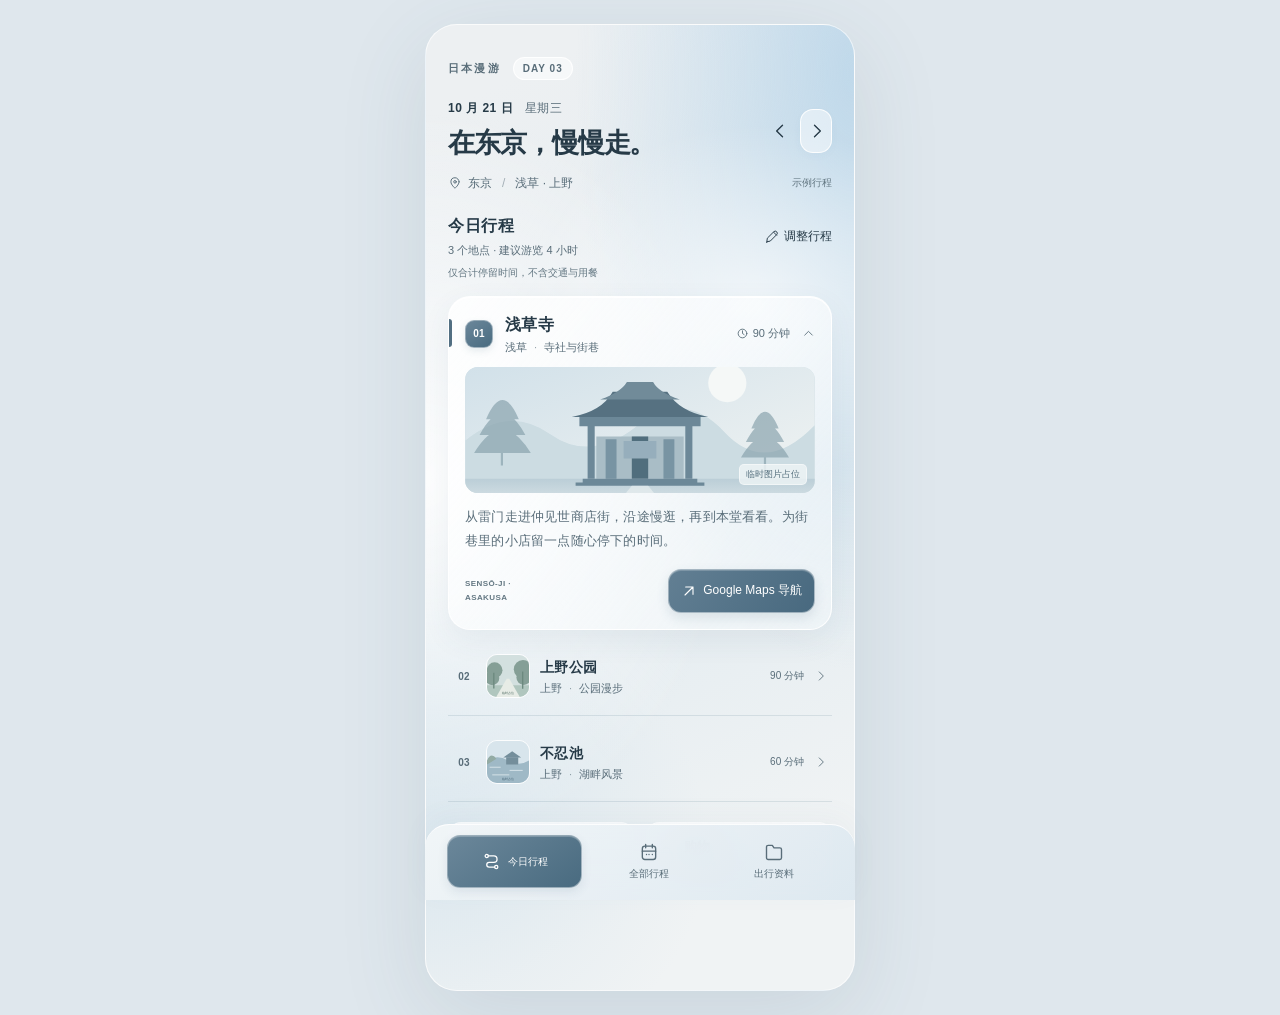
<file: index.html>
<!doctype html>
<html lang="zh-CN">
<head>
<meta charset="utf-8"><meta name="viewport" content="width=device-width, initial-scale=1, viewport-fit=cover">
<meta name="color-scheme" content="light"><title>今日行程 · 视觉样板 V0.5</title>
<link rel="stylesheet" href="styles.css">
</head>
<body>
<svg class="icon-library" aria-hidden="true" xmlns="http://www.w3.org/2000/svg"><defs>
<symbol id="chevron" viewBox="0 0 24 24"><path d="m9 5 7 7-7 7"/></symbol>
<symbol id="pin" viewBox="0 0 24 24"><path d="M19 10c0 5-7 11-7 11S5 15 5 10a7 7 0 1 1 14 0Z"/><circle cx="12" cy="10" r="2.2"/></symbol>
<symbol id="clock" viewBox="0 0 24 24"><circle cx="12" cy="12" r="8"/><path d="M12 7v5l3 2"/></symbol>
<symbol id="route" viewBox="0 0 24 24"><circle cx="6" cy="5" r="2"/><circle cx="18" cy="19" r="2"/><path d="M8 5h7a4 4 0 0 1 0 8H9a3 3 0 0 0 0 6h7"/></symbol>
<symbol id="calendar" viewBox="0 0 24 24"><rect x="4" y="5" width="16" height="16" rx="3"/><path d="M8 3v4m8-4v4M4 11h16m-11 4h.01M12 15h.01M16 15h.01"/></symbol>
<symbol id="folder" viewBox="0 0 24 24"><path d="M3 8V6a2 2 0 0 1 2-2h5l2 3h7a2 2 0 0 1 2 2v10a2 2 0 0 1-2 2H5a2 2 0 0 1-2-2V8Z"/></symbol>
<symbol id="food" viewBox="0 0 24 24"><path d="M4 3v5a3 3 0 0 0 6 0V3M7 3v18m11 0V3c-4 3-4 10 0 10"/></symbol>
<symbol id="bag" viewBox="0 0 24 24"><path d="M5 8h14l1 13H4L5 8Zm3 0V6a4 4 0 0 1 8 0v2"/></symbol>
<symbol id="arrow" viewBox="0 0 24 24"><path d="M6 18 18 6M7 6h11v11"/></symbol>
<symbol id="edit" viewBox="0 0 24 24"><path d="m15 4 5 5M4 20l5-1L20 8a2 2 0 0 0-5-5L4 14l-1 7Z"/></symbol>
</defs></svg>
<div class="app">
<header class="day-header">
<div class="eyebrow"><span>日本漫游</span><span class="day-pill">DAY 03</span></div>
<div class="date-row"><div><p class="date">10 月 21 日 <span>星期三</span></p><h1>在东京，慢慢走。</h1></div><div class="date-controls"><button aria-label="前一天（静态展示）" aria-disabled="true"><svg class="icon previous"><use href="#chevron"/></svg></button><button aria-label="后一天（静态展示）" aria-disabled="true"><svg class="icon"><use href="#chevron"/></svg></button></div></div>
<p class="city"><svg class="icon"><use href="#pin"/></svg>东京 <span class="divider">/</span> 浅草 · 上野 <span class="sample">示例行程</span></p>
</header>
<main>
<div class="section-heading"><div><h2>今日行程</h2><span class="count">3 个地点 · 建议游览 4 小时</span></div><button class="edit" aria-disabled="true"><svg class="icon"><use href="#edit"/></svg>调整行程</button></div>
<p class="duration-note">仅合计停留时间，不含交通与用餐</p>
<section class="places" aria-label="今日地点，静态展开示例">
<article class="place expanded">
<div class="place-heading"><span class="step selected">01</span><div class="place-title"><h3>浅草寺</h3><p>浅草 <span>·</span> 寺社与街巷</p></div><span class="time"><svg class="icon"><use href="#clock"/></svg>90 分钟</span><svg class="icon collapse"><use href="#chevron"/></svg></div>
<div class="place-body"><figure class="hero-image"><img src="assets/浅草寺-临时占位.svg" alt="浅草寺景点图片临时占位示意，并非实景照片" width="640" height="280"><figcaption>临时图片占位</figcaption></figure><p class="description">从雷门走进仲见世商店街，沿途慢逛，再到本堂看看。为街巷里的小店留一点随心停下的时间。</p><div class="place-footer"><span class="place-caption">SENSŌ-JI · ASAKUSA</span><a class="navigate" href="https://www.google.com/maps/search/?api=1&amp;query=Senso-ji+Tokyo" target="_blank" rel="noopener noreferrer"><svg class="icon"><use href="#arrow"/></svg>Google Maps 导航</a></div></div>
</article>
<article class="place compact"><span class="step">02</span><img class="thumbnail" src="assets/上野公园-临时占位.svg" alt="上野公园临时图片占位" width="48" height="48"><div class="place-title"><h3>上野公园</h3><p>上野 <span>·</span> 公园漫步</p></div><span class="time">90 分钟</span><svg class="icon"><use href="#chevron"/></svg></article>
<article class="place compact"><span class="step">03</span><img class="thumbnail" src="assets/不忍池-临时占位.svg" alt="不忍池临时图片占位" width="48" height="48"><div class="place-title"><h3>不忍池</h3><p>上野 <span>·</span> 湖畔风景</p></div><span class="time">60 分钟</span><svg class="icon"><use href="#chevron"/></svg></article>
</section>
<section class="recommendations" aria-label="餐饮与购物参考"><button aria-disabled="true"><span class="recommend-icon"><svg class="icon"><use href="#food"/></svg></span><span><strong>美食</strong><small>浅草 · 上野精选</small></span><svg class="icon"><use href="#chevron"/></svg></button><button aria-disabled="true"><span class="recommend-icon"><svg class="icon"><use href="#bag"/></svg></span><span><strong>购物</strong><small>沿途好逛的小店</small></span><svg class="icon"><use href="#chevron"/></svg></button></section>
</main>
<nav class="bottom-nav" aria-label="主导航"><button class="active" aria-current="page"><svg class="icon"><use href="#route"/></svg><span>今日行程</span></button><button aria-disabled="true"><svg class="icon"><use href="#calendar"/></svg><span>全部行程</span></button><button aria-disabled="true"><svg class="icon"><use href="#folder"/></svg><span>出行资料</span></button></nav>
</div>
</body></html>
</file>
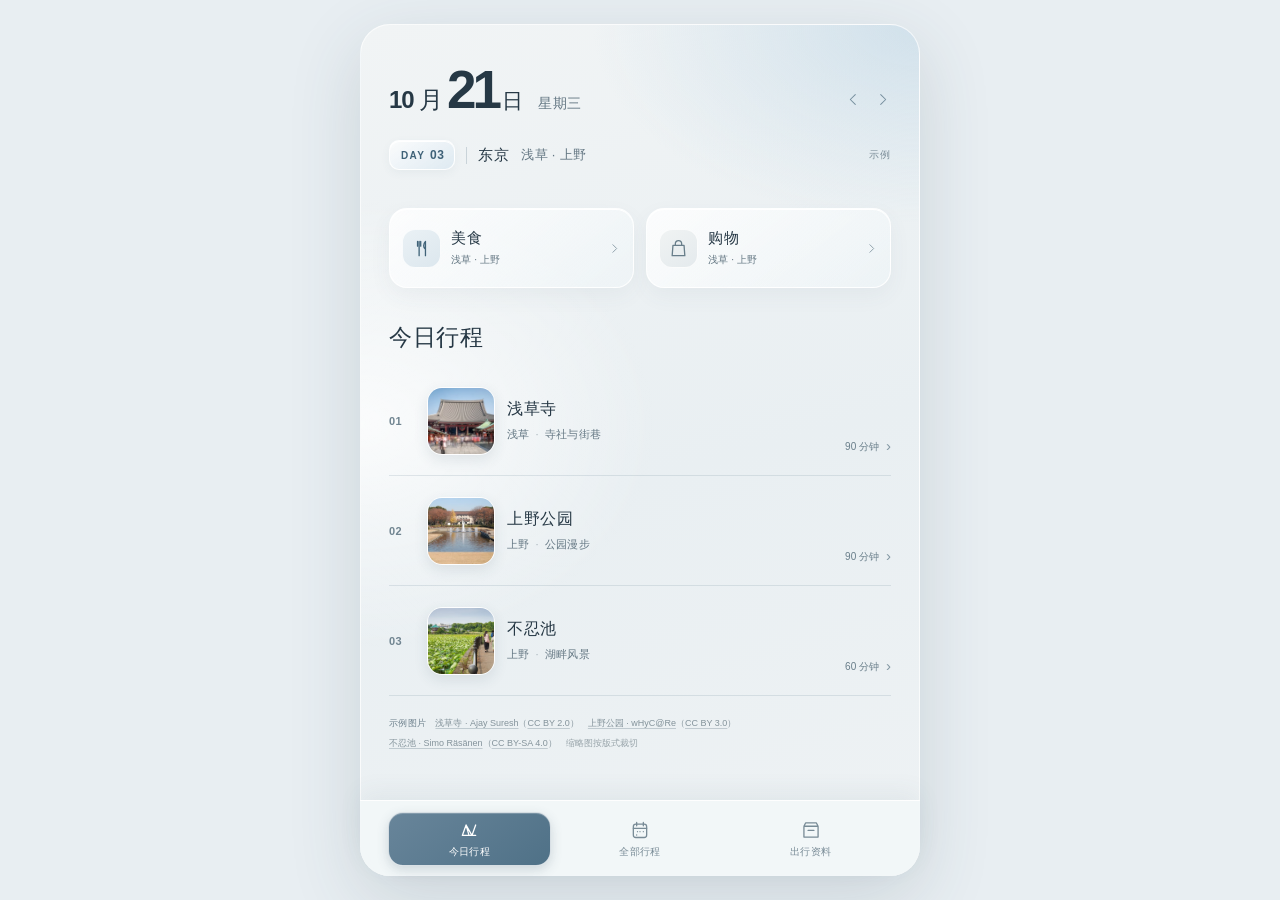
<file: v0.7/index.html>
<!doctype html>
<html lang="zh-CN">
<head>
  <meta charset="utf-8">
  <meta name="viewport" content="width=device-width, initial-scale=1, viewport-fit=cover">
  <meta name="color-scheme" content="light">
  <meta name="theme-color" content="#edf2f5">
  <title>今日行程 · 视觉验证 V0.7</title>
  <link rel="preload" as="image" href="assets/浅草寺.jpg">
  <link rel="stylesheet" href="styles.css">
</head>
<body>
  <div class="page-shell">
    <main class="page-content">
      <header class="day-header">
        <div class="date-line">
          <time class="date" datetime="2026-10-21">
            <span class="month">10 月</span>
            <strong>21</strong>
            <span class="day-suffix">日</span>
          </time>
          <span class="weekday">星期三</span>
          <span class="date-arrows" aria-hidden="true">
            <svg viewBox="0 0 24 24"><path d="m14.5 5-7 7 7 7"/></svg>
            <svg viewBox="0 0 24 24"><path d="m9.5 5 7 7-7 7"/></svg>
          </span>
        </div>
        <div class="day-meta">
          <span class="day-mark">DAY <strong>03</strong></span>
          <span class="meta-divider" aria-hidden="true"></span>
          <span class="city">东京</span>
          <span class="area">浅草 · 上野</span>
          <span class="sample-tag">示例</span>
        </div>
      </header>

      <section class="quick-links" aria-label="美食与购物入口">
        <div class="quick-card">
          <span class="quick-icon food-icon" aria-hidden="true">
            <svg viewBox="0 0 24 24"><path d="M7 3v6m4-6v6m-2-6v18M17 3v18m0-18c-3 3-3 8 0 10"/></svg>
          </span>
          <span class="quick-copy"><strong>美食</strong><small>浅草 · 上野</small></span>
          <svg class="quick-chevron" viewBox="0 0 24 24" aria-hidden="true"><path d="m9 5 7 7-7 7"/></svg>
        </div>
        <div class="quick-card">
          <span class="quick-icon shop-icon" aria-hidden="true">
            <svg viewBox="0 0 24 24"><path d="M5 8h14l1 13H4L5 8Zm3 0V6a4 4 0 0 1 8 0v2"/></svg>
          </span>
          <span class="quick-copy"><strong>购物</strong><small>浅草 · 上野</small></span>
          <svg class="quick-chevron" viewBox="0 0 24 24" aria-hidden="true"><path d="m9 5 7 7-7 7"/></svg>
        </div>
      </section>

      <section class="itinerary" aria-labelledby="itinerary-title">
        <div class="section-heading">
        <h1 id="itinerary-title">今日行程</h1>
        </div>
        <div class="place-list">
          <article class="place-row">
            <span class="place-number">01</span>
            <img class="place-photo" src="assets/浅草寺.jpg" alt="东京浅草寺本堂与参拜人群" width="1280" height="800">
            <div class="place-copy"><h2>浅草寺</h2><p>浅草 <span>·</span> 寺社与街巷</p></div>
            <span class="stay-time">90 分钟</span>
          </article>
          <article class="place-row">
            <span class="place-number">02</span>
            <img class="place-photo" src="assets/上野公园.jpg" alt="上野公园喷泉与林荫步道" width="1600" height="1064" loading="lazy">
            <div class="place-copy"><h2>上野公园</h2><p>上野 <span>·</span> 公园漫步</p></div>
            <span class="stay-time">90 分钟</span>
          </article>
          <article class="place-row">
            <span class="place-number">03</span>
            <img class="place-photo" src="assets/不忍池.jpg" alt="不忍池荷叶与沿湖步道" width="1280" height="853" loading="lazy">
            <div class="place-copy"><h2>不忍池</h2><p>上野 <span>·</span> 湖畔风景</p></div>
            <span class="stay-time">60 分钟</span>
          </article>
        </div>
      </section>

      <footer class="image-credits">
        <span class="credits-label">示例图片</span>
        <span><a href="https://commons.wikimedia.org/wiki/File:Sensoji_Temple_(40909716384).jpg" target="_blank" rel="noopener noreferrer">浅草寺 · Ajay Suresh</a>（<a href="https://creativecommons.org/licenses/by/2.0/" target="_blank" rel="noopener noreferrer">CC BY 2.0</a>）</span>
        <span><a href="https://commons.wikimedia.org/wiki/File:Ueno_Park_fountain.JPG" target="_blank" rel="noopener noreferrer">上野公园 · wHyC@Re</a>（<a href="https://creativecommons.org/licenses/by/3.0/" target="_blank" rel="noopener noreferrer">CC BY 3.0</a>）</span>
        <span><a href="https://commons.wikimedia.org/wiki/File:Walkway_by_Shinobazu_Pond_in_Ueno_Park,_Ueno-k%C5%8Den,_Tait%C5%8D,_Tokyo,_Japan,_2024_May.jpg" target="_blank" rel="noopener noreferrer">不忍池 · Simo Räsänen</a>（<a href="https://creativecommons.org/licenses/by-sa/4.0/" target="_blank" rel="noopener noreferrer">CC BY-SA 4.0</a>）</span>
        <span class="crop-note">缩略图按版式裁切</span>
      </footer>
    </main>

    <nav class="bottom-nav" aria-label="底部导航">
      <div class="nav-item selected" aria-current="page">
        <svg viewBox="0 0 24 24" aria-hidden="true"><path d="M4 18.5 8.5 6l7 12.5L20 6M8.5 6 12 18.5M4 18.5h16"/></svg>
        <span>今日行程</span>
      </div>
      <div class="nav-item">
        <svg viewBox="0 0 24 24" aria-hidden="true"><rect x="4" y="5" width="16" height="16" rx="3"/><path d="M8 3v4m8-4v4M4 10h16m-11 4h.01M12 14h.01M16 14h.01M8 18h.01"/></svg>
        <span>全部行程</span>
      </div>
      <div class="nav-item">
        <svg viewBox="0 0 24 24" aria-hidden="true"><path d="M3.5 7.5h17v13h-17zM3.5 7.5l2-4h13l2 4M8.5 12.5h7"/></svg>
        <span>出行资料</span>
      </div>
    </nav>
  </div>
</body>
</html>
</file>
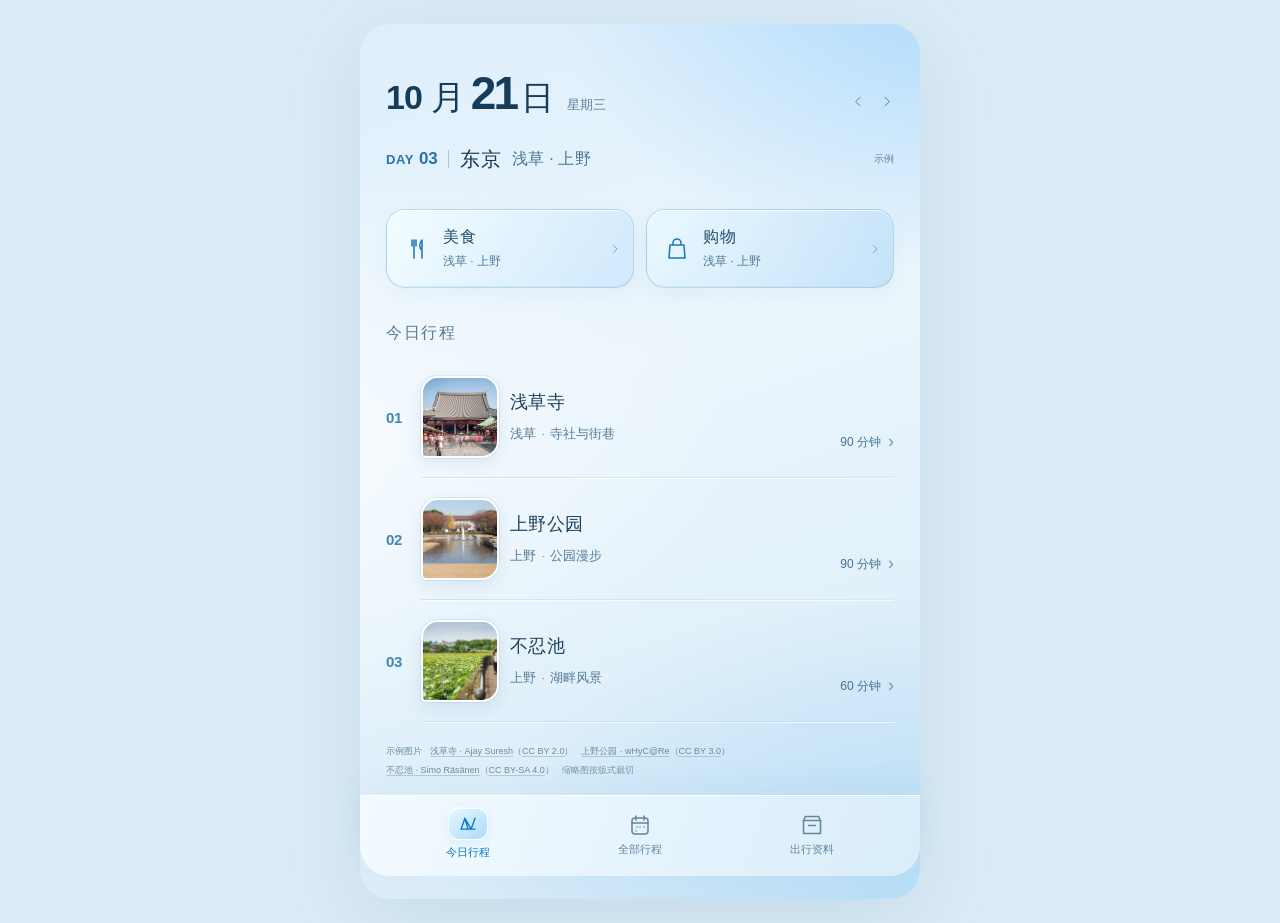
<file: v0.8/index.html>
<!doctype html>
<html lang="zh-CN">
<head>
  <meta charset="utf-8">
  <meta name="viewport" content="width=device-width, initial-scale=1, viewport-fit=cover">
  <meta name="color-scheme" content="light">
  <meta name="theme-color" content="#deeffc">
  <title>今日行程 · 视觉验证 V0.8</title>
  <link rel="preload" as="image" href="assets/浅草寺.jpg">
  <link rel="stylesheet" href="styles.css">
</head>
<body>
  <div class="page-shell">
    <main class="page-content">
      <header class="day-header">
        <div class="date-line">
          <time class="date" datetime="2026-10-21">
            <span class="month">10 月</span>
            <strong>21</strong>
            <span class="day-suffix">日</span>
          </time>
          <span class="weekday">星期三</span>
          <span class="date-arrows" aria-hidden="true">
            <svg viewBox="0 0 24 24"><path d="m14.5 5-7 7 7 7"/></svg>
            <svg viewBox="0 0 24 24"><path d="m9.5 5 7 7-7 7"/></svg>
          </span>
        </div>
        <div class="day-meta">
          <span class="day-mark">DAY <strong>03</strong></span>
          <span class="meta-divider" aria-hidden="true"></span>
          <span class="city">东京</span>
          <span class="area">浅草 · 上野</span>
          <span class="sample-tag">示例</span>
        </div>
      </header>

      <section class="quick-links" aria-label="美食与购物入口">
        <div class="quick-card">
          <span class="quick-icon food-icon" aria-hidden="true">
            <svg viewBox="0 0 24 24"><path d="M7 3v6m4-6v6m-2-6v18M17 3v18m0-18c-3 3-3 8 0 10"/></svg>
          </span>
          <span class="quick-copy"><strong>美食</strong><small>浅草 · 上野</small></span>
          <svg class="quick-chevron" viewBox="0 0 24 24" aria-hidden="true"><path d="m9 5 7 7-7 7"/></svg>
        </div>
        <div class="quick-card">
          <span class="quick-icon shop-icon" aria-hidden="true">
            <svg viewBox="0 0 24 24"><path d="M5 8h14l1 13H4L5 8Zm3 0V6a4 4 0 0 1 8 0v2"/></svg>
          </span>
          <span class="quick-copy"><strong>购物</strong><small>浅草 · 上野</small></span>
          <svg class="quick-chevron" viewBox="0 0 24 24" aria-hidden="true"><path d="m9 5 7 7-7 7"/></svg>
        </div>
      </section>

      <section class="itinerary" aria-labelledby="itinerary-title">
        <div class="section-heading">
        <h1 id="itinerary-title">今日行程</h1>
        </div>
        <div class="place-list">
          <article class="place-row">
            <span class="place-number">01</span>
            <img class="place-photo" src="assets/浅草寺.jpg" alt="东京浅草寺本堂与参拜人群" width="1280" height="800">
            <div class="place-copy"><h2>浅草寺</h2><p>浅草 <span>·</span> 寺社与街巷</p></div>
            <span class="stay-time">90 分钟</span>
          </article>
          <article class="place-row">
            <span class="place-number">02</span>
            <img class="place-photo" src="assets/上野公园.jpg" alt="上野公园喷泉与林荫步道" width="1600" height="1064" loading="lazy">
            <div class="place-copy"><h2>上野公园</h2><p>上野 <span>·</span> 公园漫步</p></div>
            <span class="stay-time">90 分钟</span>
          </article>
          <article class="place-row">
            <span class="place-number">03</span>
            <img class="place-photo" src="assets/不忍池.jpg" alt="不忍池荷叶与沿湖步道" width="1280" height="853" loading="lazy">
            <div class="place-copy"><h2>不忍池</h2><p>上野 <span>·</span> 湖畔风景</p></div>
            <span class="stay-time">60 分钟</span>
          </article>
        </div>
      </section>

      <footer class="image-credits">
        <span class="credits-label">示例图片</span>
        <span><a href="https://commons.wikimedia.org/wiki/File:Sensoji_Temple_(40909716384).jpg" target="_blank" rel="noopener noreferrer">浅草寺 · Ajay Suresh</a>（<a href="https://creativecommons.org/licenses/by/2.0/" target="_blank" rel="noopener noreferrer">CC BY 2.0</a>）</span>
        <span><a href="https://commons.wikimedia.org/wiki/File:Ueno_Park_fountain.JPG" target="_blank" rel="noopener noreferrer">上野公园 · wHyC@Re</a>（<a href="https://creativecommons.org/licenses/by/3.0/" target="_blank" rel="noopener noreferrer">CC BY 3.0</a>）</span>
        <span><a href="https://commons.wikimedia.org/wiki/File:Walkway_by_Shinobazu_Pond_in_Ueno_Park,_Ueno-k%C5%8Den,_Tait%C5%8D,_Tokyo,_Japan,_2024_May.jpg" target="_blank" rel="noopener noreferrer">不忍池 · Simo Räsänen</a>（<a href="https://creativecommons.org/licenses/by-sa/4.0/" target="_blank" rel="noopener noreferrer">CC BY-SA 4.0</a>）</span>
        <span class="crop-note">缩略图按版式裁切</span>
      </footer>
    </main>

    <nav class="bottom-nav" aria-label="底部导航">
      <div class="nav-item selected" aria-current="page">
        <svg viewBox="0 0 24 24" aria-hidden="true"><path d="M4 18.5 8.5 6l7 12.5L20 6M8.5 6 12 18.5M4 18.5h16"/></svg>
        <span>今日行程</span>
      </div>
      <div class="nav-item">
        <svg viewBox="0 0 24 24" aria-hidden="true"><rect x="4" y="5" width="16" height="16" rx="3"/><path d="M8 3v4m8-4v4M4 10h16m-11 4h.01M12 14h.01M16 14h.01M8 18h.01"/></svg>
        <span>全部行程</span>
      </div>
      <div class="nav-item">
        <svg viewBox="0 0 24 24" aria-hidden="true"><path d="M3.5 7.5h17v13h-17zM3.5 7.5l2-4h13l2 4M8.5 12.5h7"/></svg>
        <span>出行资料</span>
      </div>
    </nav>
  </div>
</body>
</html>
</file>
<file: styles.css>
:root {
  --ink:#263a47; --secondary:#596d79; --muted:#637782; --accent:#526f82; --accent-light:#d2e2ed;
  --paper:#edf1f3; --line:rgba(103,132,150,.18); --highlight:rgba(255,255,255,.88);
  --glass:rgba(255,255,255,.48); --glass-strong:rgba(255,255,255,.72);
  --bg:radial-gradient(ellipse at 100% 5%,rgba(179,210,232,.76),transparent 46%),radial-gradient(ellipse at 0% 47%,rgba(255,255,255,.94),transparent 51%),linear-gradient(155deg,#edf0f2 8%,#e2ebf0 51%,#f0f3f4 85%);
  --action:linear-gradient(125deg,#627f93,#48697f); --selected:linear-gradient(145deg,#6b879a,#496b80);
  --shadow:0 10px 30px rgba(61,88,109,.07),inset 0 1px 0 var(--highlight);
  --radius:22px; --radius-small:13px; --page:22px; --space-1:4px; --space-2:8px; --space-3:12px; --space-4:16px; --space-5:20px; --space-6:24px; --space-8:32px;
  --font:-apple-system,BlinkMacSystemFont,"Segoe UI","Microsoft YaHei",sans-serif;
  --text-xs:10px; --text-sm:11px; --text-meta:12px; --text-body:13px; --text-title:16px; --text-head:27px;
  --nav-height:76px; --stroke:1.65; --tracking:.04em;
}
*{box-sizing:border-box}html{min-width:320px;background:#dfe7ed}body{margin:0;color:var(--ink);font-family:var(--font);-webkit-font-smoothing:antialiased;font-size:var(--text-body)}button,a{-webkit-tap-highlight-color:transparent}button{font:inherit;color:inherit;border:0;cursor:default}button[aria-disabled="true"]{cursor:default}a{color:inherit;text-decoration:none}button:focus-visible,a:focus-visible{outline:2px solid var(--accent);outline-offset:4px}.icon-library{position:absolute;width:0;height:0;overflow:hidden}.icon{width:20px;height:20px;fill:none;stroke:currentColor;stroke-width:var(--stroke);stroke-linecap:round;stroke-linejoin:round;flex-shrink:0}p,h1,h2,h3,figure{margin:0}
.app{position:relative;max-width:430px;min-height:100svh;margin:auto;background:var(--bg);isolation:isolate;padding-bottom:calc(var(--nav-height) + env(safe-area-inset-bottom,0px) + var(--space-6))}.app::before{content:"";position:absolute;z-index:-1;inset:0;pointer-events:none;background:radial-gradient(ellipse 230px 180px at 77% 29%,rgba(255,255,255,.68),transparent),radial-gradient(ellipse 270px 240px at 3% 85%,rgba(192,216,231,.35),transparent)}
.day-header{padding:calc(var(--space-8) + env(safe-area-inset-top,0px)) var(--page) var(--space-6)}.eyebrow{display:flex;align-items:center;gap:var(--space-3);font-size:var(--text-sm);font-weight:600;letter-spacing:.2em;color:var(--secondary);margin-bottom:var(--space-5)}.day-pill{font-size:var(--text-xs);letter-spacing:.1em;background:rgba(255,255,255,.5);border:1px solid var(--highlight);border-radius:30px;padding:5px 9px}.date-row{display:flex;align-items:center;justify-content:space-between;gap:var(--space-2)}.date{font-size:var(--text-meta);font-weight:600;letter-spacing:var(--tracking);margin-bottom:var(--space-2)}.date span{font-weight:400;color:var(--secondary);margin-left:var(--space-2)}h1{font-size:var(--text-head);font-weight:600;letter-spacing:-.04em;line-height:1.4}.date-controls{display:flex;gap:var(--space-1)}.date-controls button{width:32px;height:44px;background:none;display:grid;place-items:center}.date-controls button:last-child{border:1px solid var(--highlight);border-radius:var(--radius-small);background:var(--glass);box-shadow:0 3px 10px #496b8007}.previous{transform:rotate(180deg)}.city{display:flex;align-items:center;gap:6px;margin-top:var(--space-3);font-size:var(--text-meta);color:var(--secondary)}.city .icon{width:14px;height:14px}.divider{margin:0 var(--space-1);opacity:.5}.sample{margin-left:auto;font-size:var(--text-xs);color:var(--muted)}
main{padding:0 var(--page)}.section-heading{display:flex;align-items:center;justify-content:space-between;gap:var(--space-2)}h2{font-size:var(--text-title);font-weight:600;letter-spacing:var(--tracking)}.count{display:block;font-size:var(--text-sm);color:var(--secondary);margin-top:6px}.edit{display:flex;align-items:center;gap:5px;background:none;font-size:var(--text-meta);padding:var(--space-2) 0}.edit .icon{width:14px;height:14px}.duration-note{font-size:var(--text-xs);color:var(--muted);margin:var(--space-2) 0 var(--space-4)}.places{display:flex;flex-direction:column;gap:var(--space-2)}
.place{position:relative}.expanded{border:1px solid var(--highlight);border-radius:var(--radius);background:linear-gradient(130deg,rgba(255,255,255,.82),rgba(247,251,253,.45));box-shadow:var(--shadow);overflow:hidden}.expanded::before{content:"";position:absolute;top:22px;left:0;width:3px;height:28px;border-radius:0 4px 4px 0;background:var(--accent)}.place-heading{display:flex;align-items:center;gap:var(--space-3);padding:var(--space-4) var(--space-4) var(--space-3)}.step{font-size:var(--text-xs);font-weight:600;letter-spacing:.02em;color:var(--secondary);width:24px;text-align:center;flex-shrink:0}.selected{width:28px;height:28px;display:grid;place-items:center;color:white;background:var(--selected);border:1px solid rgba(255,255,255,.4);border-radius:9px;box-shadow:0 3px 7px #4b6e8120}.place-title{flex:1;min-width:0}h3{font-size:var(--text-title);font-weight:600;letter-spacing:.02em;line-height:1.5}.place-title p{font-size:var(--text-sm);color:var(--secondary);margin-top:3px}.place-title p span{margin:0 4px;opacity:.6}.time{display:flex;align-items:center;gap:var(--space-1);font-size:var(--text-sm);white-space:nowrap;color:var(--secondary)}.time .icon{width:13px;height:13px}.place-heading>.icon{width:13px;height:13px;color:var(--secondary)}.collapse{transform:rotate(-90deg)}.place-body{padding:0 var(--space-4) var(--space-4)}.hero-image{position:relative;border-radius:var(--radius-small);overflow:hidden;background:#d4e1e7}.hero-image img{display:block;width:100%;height:126px;object-fit:cover}.hero-image figcaption{position:absolute;right:var(--space-2);bottom:var(--space-2);font-size:9px;padding:3px 6px;border:1px solid #ffffff70;border-radius:5px;background:#eef4f5cf;color:#516c7b}.description{font-size:var(--text-body);line-height:1.85;color:var(--secondary);margin:var(--space-3) 0 var(--space-4);letter-spacing:.015em}.place-footer{display:flex;align-items:center;justify-content:space-between;gap:var(--space-2)}.place-caption{font-size:8px;font-weight:600;color:var(--muted);letter-spacing:.05em;max-width:80px;line-height:1.7}.navigate{display:flex;align-items:center;justify-content:center;gap:6px;min-height:44px;padding:var(--space-3);border:1px solid #ffffff75;border-radius:var(--radius-small);background:var(--action);color:#fff;font-size:var(--text-meta);font-weight:500;box-shadow:0 5px 12px #3c607522,inset 0 1px 0 #ffffff30}.navigate .icon{width:16px;height:16px}
.compact{display:flex;align-items:center;gap:10px;padding:var(--space-3) var(--space-1);border-bottom:1px solid var(--line);min-height:78px}.compact .icon{width:14px;height:14px;color:var(--muted)}.compact h3{font-size:14px}.thumbnail{width:44px;height:44px;object-fit:cover;border-radius:11px;border:1px solid var(--highlight)}.compact .time{font-size:var(--text-xs)}.recommendations{display:grid;grid-template-columns:1fr 1fr;gap:var(--space-3);margin-top:var(--space-5)}.recommendations button{display:flex;align-items:center;gap:var(--space-2);text-align:left;min-height:68px;background:linear-gradient(130deg,#ffffff7a,#f5f9fc38);border:1px solid #ffffffb0;border-radius:var(--radius-small);padding:var(--space-3) 10px;box-shadow:inset 0 1px 0 #fff8}.recommend-icon{display:grid;place-items:center;color:var(--accent)}.recommend-icon .icon{width:19px;height:19px}.recommendations strong{display:block;font-size:var(--text-body);font-weight:600}.recommendations small{display:block;margin-top:var(--space-1);font-size:9px;color:var(--secondary);white-space:nowrap}.recommendations button>.icon{margin-left:auto;width:12px;height:12px;color:var(--muted)}
.bottom-nav{position:fixed;z-index:5;bottom:0;left:50%;transform:translateX(-50%);width:min(100%,430px);height:calc(var(--nav-height) + env(safe-area-inset-bottom,0px));padding:10px var(--page) calc(12px + env(safe-area-inset-bottom,0px));display:grid;grid-template-columns:1.15fr 1fr 1fr;gap:var(--space-2);background:linear-gradient(140deg,#f2f6f8ee,#dce7efee);border-top:1px solid var(--highlight);box-shadow:0 -8px 28px #58758c0b;backdrop-filter:blur(18px);-webkit-backdrop-filter:blur(18px)}.bottom-nav button{display:flex;align-items:center;justify-content:center;flex-direction:column;gap:5px;border-radius:var(--radius-small);background:none;font-size:var(--text-xs);color:var(--secondary);min-height:48px}.bottom-nav .active{flex-direction:row;gap:7px;color:white;background:var(--selected);border:1px solid #ffffff65;box-shadow:inset 0 1px 0 #ffffff38,0 4px 10px #44697e20}.bottom-nav .active .icon{width:19px;height:19px}.bottom-nav .icon{width:20px;height:20px}
@media(min-width:600px){body{padding:var(--space-6) 0}.app{min-height:calc(100svh - 48px);border:1px solid #ffffffb0;border-radius:var(--space-8);box-shadow:0 24px 90px #3c586a1f;overflow:hidden}.bottom-nav{border-radius:var(--space-6) var(--space-6) 0 0}}@media(max-width:360px){:root{--page:16px;--text-head:24px}.place-heading{gap:8px}.place-caption{display:none}.navigate{margin-left:auto}.date-controls button{width:26px}.compact{gap:7px}.recommendations button{padding:10px 8px}}
</file>
<file: v0.7/styles.css>
:root {
  color-scheme: light;
  --ink: #263845;
  --ink-soft: #647783;
  --muted: #8797a0;
  --blue: #527187;
  --blue-deep: #3f6278;
  --blue-pale: #dce8ef;
  --line: rgba(91, 119, 137, .16);
  --white-edge: rgba(255, 255, 255, .88);
  --page-gutter: 28px;
  --safe-bottom: env(safe-area-inset-bottom, 0px);
  font-family: -apple-system, BlinkMacSystemFont, "Segoe UI", "PingFang SC", "Microsoft YaHei", sans-serif;
  font-synthesis: none;
  text-rendering: optimizeLegibility;
  -webkit-font-smoothing: antialiased;
}

* { box-sizing: border-box; }
html { min-width: 320px; min-height: 100%; background: #e8eef2; }
body { min-width: 320px; min-height: 100vh; margin: 0; color: var(--ink); background: #e8eef2; }
.page-shell {
  position: relative;
  width: min(100%, 560px);
  min-height: 100svh;
  margin: 0 auto;
  overflow: clip;
  background:
    radial-gradient(ellipse 78% 31% at 100% 0%, rgba(192, 215, 230, .63), transparent 75%),
    radial-gradient(ellipse 70% 35% at 0% 47%, rgba(255, 255, 255, .78), transparent 75%),
    linear-gradient(165deg, #f1f4f5 0%, #e9eff2 53%, #eef2f4 100%);
}
.page-content { position: relative; z-index: 1; padding-bottom: calc(116px + var(--safe-bottom)); }
.day-header { padding: calc(38px + env(safe-area-inset-top, 0px)) var(--page-gutter) 27px; }
.date-line { display: flex; align-items: baseline; min-height: 62px; }
.date { display: flex; align-items: baseline; color: var(--ink); white-space: nowrap; }
.month { margin-right: 5px; font-size: 24px; font-weight: 550; letter-spacing: -.045em; }
.date strong { font-size: 53px; font-weight: 580; line-height: 1; letter-spacing: -.075em; }
.day-suffix { margin-left: 4px; font-size: 21px; font-weight: 500; }
.weekday { margin-left: 15px; color: var(--ink-soft); font-size: 14px; font-weight: 450; letter-spacing: .04em; }
.date-arrows { display: inline-flex; gap: 12px; align-items: center; margin-left: auto; color: #78909f; }
.date-arrows svg { width: 17px; height: 17px; fill: none; stroke: currentColor; stroke-width: 1.45; stroke-linecap: round; stroke-linejoin: round; }
.day-meta { display: flex; align-items: center; gap: 11px; min-height: 36px; margin-top: 12px; }
.day-mark { display: inline-flex; align-items: center; gap: 5px; padding: 7px 10px 7px 11px; border: 1px solid rgba(255,255,255,.88); border-radius: 10px; color: var(--blue-deep); background: linear-gradient(145deg, rgba(255,255,255,.74), rgba(217,231,240,.79)); box-shadow: 0 3px 10px rgba(72, 101, 119, .06), inset 0 1px 0 #fff; font-size: 10px; font-weight: 650; letter-spacing: .13em; }
.day-mark strong { font-size: 12px; letter-spacing: .04em; }
.meta-divider { width: 1px; height: 17px; background: rgba(91,119,137,.25); }
.city { font-size: 15px; font-weight: 620; letter-spacing: .06em; }
.area { color: var(--ink-soft); font-size: 13px; letter-spacing: .025em; }
.sample-tag { margin-left: auto; color: #7c8e99; font-size: 10px; letter-spacing: .08em; }
.quick-links { display: grid; grid-template-columns: 1fr 1fr; gap: 12px; margin: 8px var(--page-gutter) 0; }
.quick-card { display: flex; align-items: center; min-width: 0; min-height: 80px; padding: 14px 12px; border: 1px solid var(--white-edge); border-radius: 18px; background: linear-gradient(142deg, rgba(255,255,255,.80), rgba(239,246,249,.49)); box-shadow: 0 8px 22px rgba(65, 91, 108, .055), inset 0 1px 0 rgba(255,255,255,.94); }
.quick-icon { display: grid; flex: 0 0 39px; width: 39px; height: 39px; place-items: center; border: 1px solid rgba(255,255,255,.8); border-radius: 13px; color: var(--blue-deep); background: linear-gradient(145deg, #eaf1f5, #dce7ee); }
.quick-icon svg { width: 19px; height: 19px; fill: none; stroke: currentColor; stroke-width: 1.65; stroke-linecap: round; stroke-linejoin: round; }
.shop-icon { color: #687e8a; background: linear-gradient(145deg, #f0f3f3, #e4eaed); }
.quick-copy { min-width: 0; margin-left: 10px; }
.quick-copy strong { display: block; font-size: 15px; font-weight: 620; letter-spacing: .045em; }
.quick-copy small { display: block; margin-top: 5px; overflow: hidden; color: var(--ink-soft); font-size: 10px; letter-spacing: .015em; text-overflow: ellipsis; white-space: nowrap; }
.quick-chevron { flex: 0 0 13px; width: 13px; height: 13px; margin-left: auto; color: #8295a1; fill: none; stroke: currentColor; stroke-width: 1.6; stroke-linecap: round; stroke-linejoin: round; }
.itinerary { margin: 34px var(--page-gutter) 0; }
.section-heading { padding-bottom: 8px; }

h1, h2, p { margin: 0; }
h1 { font-size: 23px; font-weight: 640; line-height: 1.35; letter-spacing: .025em; }
.place-list { margin-top: 5px; }
.place-row { display: grid; grid-template-columns: 26px 68px minmax(0, 1fr) auto; align-items: center; gap: 12px; min-height: 110px; padding: 16px 0; border-bottom: 1px solid var(--line); }
.place-number { color: #718591; font-size: 11px; font-weight: 620; letter-spacing: .045em; font-variant-numeric: tabular-nums; }
.place-photo { display: block; width: 68px; height: 68px; border: 1px solid rgba(255,255,255,.9); border-radius: 15px; object-fit: cover; box-shadow: 0 5px 14px rgba(49,72,87,.11); }
.place-copy { min-width: 0; }
.place-copy h2 { overflow: hidden; font-size: 16px; font-weight: 620; letter-spacing: .045em; text-overflow: ellipsis; white-space: nowrap; }
.place-copy p { margin-top: 7px; color: var(--ink-soft); font-size: 11px; letter-spacing: .015em; white-space: nowrap; }
.place-copy p span { margin: 0 3px; color: #a7b3b9; }
.stay-time { align-self: end; margin-bottom: 5px; color: #697e8a; font-size: 10px; font-weight: 520; white-space: nowrap; }
.stay-time::after { display: inline-block; margin-left: 7px; color: #8397a3; content: "›"; font-size: 15px; line-height: .7; vertical-align: -1px; }
.image-credits { display: flex; flex-wrap: wrap; align-items: baseline; gap: 5px 9px; margin: 20px var(--page-gutter) 0; color: #84939b; font-size: 9px; line-height: 1.7; }
.credits-label { color: #6e818d; font-weight: 620; letter-spacing: .04em; }
.image-credits a { color: inherit; text-decoration: underline; text-decoration-color: rgba(109,129,141,.35); text-underline-offset: 2px; }
.crop-note { color: #98a4aa; }
.bottom-nav { position: fixed; z-index: 5; right: 0; bottom: 0; left: 50%; display: grid; grid-template-columns: repeat(3, 1fr); gap: 8px; width: min(100%, 560px); padding: 11px var(--page-gutter) calc(10px + var(--safe-bottom)); transform: translateX(-50%); border-top: 1px solid rgba(255,255,255,.88); background: rgba(243,247,249,.88); box-shadow: 0 -8px 24px rgba(58,83,100,.065); backdrop-filter: blur(18px); -webkit-backdrop-filter: blur(18px); }
.nav-item { display: flex; min-height: 54px; align-items: center; justify-content: center; flex-direction: column; gap: 5px; border-radius: 15px; color: #788b96; font-size: 10px; font-weight: 520; letter-spacing: .025em; white-space: nowrap; }
.nav-item svg { width: 20px; height: 20px; fill: none; stroke: currentColor; stroke-width: 1.55; stroke-linecap: round; stroke-linejoin: round; }
.nav-item.selected { flex-direction: column; gap: 5px; border: 1px solid rgba(255,255,255,.75); color: #fff; background: linear-gradient(140deg, #68859a, #4f7187); box-shadow: 0 4px 12px rgba(58,87,105,.20), inset 0 1px 0 rgba(255,255,255,.20); font-weight: 590; }
.nav-item.selected svg { width: 20px; height: 20px; }
@media (max-width: 380px) {
  :root { --page-gutter: 21px; }
  .month { font-size: 21px; }
  .date strong { font-size: 48px; }
  .weekday { margin-left: 11px; font-size: 13px; }
  .quick-links { gap: 9px; }
  .quick-card { min-height: 76px; padding: 12px 9px; }
  .quick-icon { flex-basis: 35px; width: 35px; height: 35px; }
  .quick-copy { margin-left: 8px; }
  .quick-copy small { font-size: 9px; }
  .place-row { grid-template-columns: 22px 60px minmax(0, 1fr) auto; gap: 9px; }
  .place-photo { width: 60px; height: 60px; border-radius: 13px; }
  .place-copy h2 { font-size: 15px; }
  .stay-time { font-size: 9px; }
}
@media (min-width: 700px) {
  body { padding: 24px 0; }
  .page-shell { min-height: calc(100svh - 48px); border: 1px solid rgba(255,255,255,.72); border-radius: 30px; box-shadow: 0 22px 72px rgba(47,73,90,.16); }
  .bottom-nav { bottom: 24px; border-radius: 0 0 30px 30px; }
}
</file>
<file: v0.8/styles.css>
:root {
  color-scheme: light;
  --ink: #18364d;
  --secondary: #52728b;
  --accent: #167ec8;
  --gutter: 26px;
  --safe-bottom: env(safe-area-inset-bottom, 0px);
  font-family: -apple-system, BlinkMacSystemFont, "Segoe UI", "PingFang SC", "Microsoft YaHei", sans-serif;
  -webkit-font-smoothing: antialiased;
  text-rendering: optimizeLegibility;
  font-synthesis: none;
}
* { box-sizing: border-box; }
html { min-width: 320px; background: #dcecf7; }
body { margin: 0; color: var(--ink); }
h1, h2, p { margin: 0; }
.page-shell {
  position: relative;
  width: min(100%, 560px);
  min-height: 100svh;
  margin: 0 auto;
  isolation: isolate;
  background:
    radial-gradient(ellipse 94% 47% at 106% -8%, #a9d8fc 0%, transparent 78%),
    radial-gradient(ellipse 110% 42% at -25% 48%, #f8fcff 0%, transparent 83%),
    radial-gradient(ellipse 100% 40% at 105% 100%, #b6dcf6 0%, transparent 88%),
    linear-gradient(162deg, #deeffc 0%, #ebf5fc 40%, #e1f0fa 70%, #d1e7f7 100%);
}
.page-content { padding-bottom: calc(120px + var(--safe-bottom)); }
.day-header { padding: calc(44px + env(safe-area-inset-top, 0px)) var(--gutter) 29px; }
.date-line { display: flex; align-items: baseline; gap: 0; min-height: 58px; }
.date { display: flex; align-items: baseline; white-space: nowrap; color: #173c59; letter-spacing: -.055em; }
.month { font-size: 34px; font-weight: 590; margin-right: 7px; }
.date strong { font-size: 46px; font-weight: 640; letter-spacing: -.06em; line-height: 1.12; }
.day-suffix { margin-left: 5px; font-size: 33px; font-weight: 570; }
.weekday { margin-left: 13px; color: #60829b; font-size: 13px; font-weight: 450; white-space: nowrap; }
.date-arrows { display: flex; align-items: center; gap: 13px; margin-left: auto; padding-left: 10px; color: #5485a8; }
.date-arrows svg { width: 15px; height: 15px; fill: none; stroke: currentColor; stroke-width: 1.6; stroke-linecap: round; stroke-linejoin: round; }
.day-meta { display: flex; align-items: center; gap: 11px; margin-top: 18px; min-height: 30px; white-space: nowrap; }
.day-mark { display: inline-flex; align-items: baseline; gap: 5px; color: #2775aa; font-size: 13px; font-weight: 630; letter-spacing: .045em; }
.day-mark strong { font-size: 17px; font-weight: 650; font-variant-numeric: tabular-nums; letter-spacing: -.02em; }
.meta-divider { width: 1px; height: 18px; background: #86b8d5; opacity: .7; }
.city { font-size: 20px; font-weight: 620; letter-spacing: .025em; }
.area { font-size: 16px; color: #4b7491; letter-spacing: .01em; }
.sample-tag { margin-left: auto; color: #64859d; font-size: 10px; }
.quick-links { display: grid; grid-template-columns: 1fr 1fr; gap: 12px; margin: 6px var(--gutter) 0; }
.quick-card { display: flex; align-items: center; min-width: 0; min-height: 79px; padding: 13px 12px; border: 1px solid rgba(118,176,216,.44); border-radius: 19px; background: linear-gradient(125deg, rgba(244,252,255,.96), rgba(200,229,251,.77)); box-shadow: 0 7px 20px #447faf0d, inset 0 1px 0 #ffffffed, inset 0 -1px 0 #b1d7f04d; }
.quick-card + .quick-card { background: linear-gradient(125deg, rgba(235,248,255,.96), rgba(184,220,247,.76)); }
.quick-icon { display: grid; place-items: center; flex: 0 0 36px; height: 41px; color: #2078b5; }
.quick-icon svg { width: 24px; height: 24px; fill: none; stroke: currentColor; stroke-width: 1.55; stroke-linecap: round; stroke-linejoin: round; }
.quick-copy { margin-left: 8px; min-width: 0; }
.quick-copy strong { display: block; color: #244e6c; font-size: 16px; font-weight: 630; letter-spacing: .04em; }
.quick-copy small { display: block; margin-top: 5px; color: #527997; font-size: 12px; white-space: nowrap; }
.quick-chevron { width: 12px; height: 12px; flex: 0 0 12px; margin-left: auto; color: #538eB8; fill: none; stroke: currentColor; stroke-width: 1.5; stroke-linecap: round; stroke-linejoin: round; }
.itinerary { margin: 35px var(--gutter) 0; }
.section-heading { padding-bottom: 9px; }
h1 { color: #547a96; font-size: 16px; font-weight: 590; letter-spacing: .10em; }
.place-list { margin-top: 3px; }
.place-row { position: relative; display: grid; grid-template-columns: 24px 78px minmax(0,1fr) auto; align-items: center; gap: 11px; min-height: 122px; padding: 19px 0; }
.place-row::after { content: ""; position: absolute; right: 0; bottom: 0; left: 35px; height: 1px; background: linear-gradient(90deg, #8fb8d14d, #8fb8d122); box-shadow: 0 1px 0 #ffffffa6; }
.place-number { align-self: center; color: #4385b1; font-size: 15px; font-weight: 550; font-variant-numeric: tabular-nums; letter-spacing: -.02em; }
.place-photo { display: block; width: 78px; height: 82px; border: 2px solid #ffffffea; border-radius: 17px 17px 17px 5px; object-fit: cover; box-shadow: 0 5px 16px #265b831a, 0 0 0 1px #85b8da33; }
.place-row:nth-child(1) .place-photo { object-position: 50% 38%; }
.place-row:nth-child(2) .place-photo { object-position: 49% 45%; }
.place-row:nth-child(3) .place-photo { object-position: 35% 52%; }
.place-copy { min-width: 0; }
.place-copy h2 { color: #20415a; font-size: 18px; font-weight: 630; line-height: 1.4; letter-spacing: .015em; white-space: nowrap; }
.place-copy p { margin-top: 8px; color: #557b96; font-size: 12.5px; line-height: 1.6; white-space: nowrap; }
.place-copy p span { margin: 0 2px; color: #7ea0b7; }
.stay-time { align-self: end; margin-bottom: 7px; color: #47718f; font-size: 12px; font-weight: 520; white-space: nowrap; }
.stay-time::after { content: "›"; display: inline-block; margin-left: 7px; color: #669bbd; font-size: 18px; vertical-align: -1px; }
.image-credits { display: flex; flex-wrap: wrap; gap: 4px 8px; margin: 22px var(--gutter) 0; color: #6d8ca1; font-size: 9px; line-height: 1.7; }
.credits-label { font-weight: 600; }
.image-credits a { color: inherit; text-decoration: underline; text-decoration-color: #89a6b780; text-underline-offset: 2px; }
.crop-note { color: #7797ac; }
.bottom-nav { position: fixed; z-index: 5; bottom: 0; left: 50%; transform: translateX(-50%); display: grid; grid-template-columns: repeat(3,1fr); width: min(100%,560px); padding: 10px 22px calc(12px + var(--safe-bottom)); border-top: 1px solid #ffffffed; background: linear-gradient(110deg, #f5fbffed, #daedfaf2); box-shadow: 0 -10px 30px #3076a70c; backdrop-filter: blur(22px); -webkit-backdrop-filter: blur(22px); }
.nav-item { display: flex; align-items: center; justify-content: center; flex-direction: column; gap: 5px; min-height: 58px; color: #64869d; font-size: 11px; font-weight: 500; letter-spacing: .02em; }
.nav-item svg { width: 24px; height: 24px; fill: none; stroke: currentColor; stroke-width: 1.55; stroke-linecap: round; stroke-linejoin: round; }
.nav-item.selected { color: #087ac8; font-weight: 650; }
.nav-item.selected svg { width: 40px; height: 33px; margin-top: -4px; padding: 5px 8px; border: 1px solid #ffffffd9; border-radius: 11px; background: linear-gradient(145deg, #e7f8ff, #acdafa); box-shadow: 0 3px 10px #1883cb16, inset 0 1px 0 #fff; }
@media(max-width:400px) {
  :root { --gutter: 21px; }
  .month { font-size: 30px; }
  .date strong { font-size: 43px; }
  .day-suffix { font-size: 29px; }
  .weekday { font-size: 12px; margin-left: 10px; }
  .date-arrows { gap: 10px; padding-left: 5px; }
  .day-meta { gap: 9px; }
  .city { font-size: 18px; }
  .area { font-size: 14px; }
  .quick-links { gap: 10px; }
  .quick-card { padding: 12px 9px; }
  .quick-icon { flex-basis: 29px; }
  .quick-copy { margin-left: 6px; }
  .quick-copy small { font-size: 11px; }
  .place-row { grid-template-columns: 21px 65px minmax(0,1fr) auto; gap: 9px; }
  .place-photo { width: 65px; height: 76px; }
  .place-copy h2 { font-size: 17px; }
  .place-copy p { font-size: 11px; }
  .stay-time { font-size: 11px; }
}
@media(max-width:350px) {
  :root { --gutter: 16px; }
  .date-arrows { gap: 6px; }
  .date-arrows svg { width: 12px; }
  .day-meta { gap: 7px; }
  .place-row { gap: 7px; grid-template-columns: 19px 58px minmax(0,1fr) auto; }
  .place-photo { width: 58px; height: 70px; }
  .place-copy p { font-size: 10px; }
  .stay-time::after { margin-left: 3px; }
}
@media(min-width:700px) {
  body { padding: 24px 0; }
  .page-shell { border-radius: 30px; min-height: calc(100svh - 48px); box-shadow: 0 20px 80px #3b769827; overflow: clip; }
  .bottom-nav { bottom: 24px; border-radius: 0 0 30px 30px; }
}
</file>
